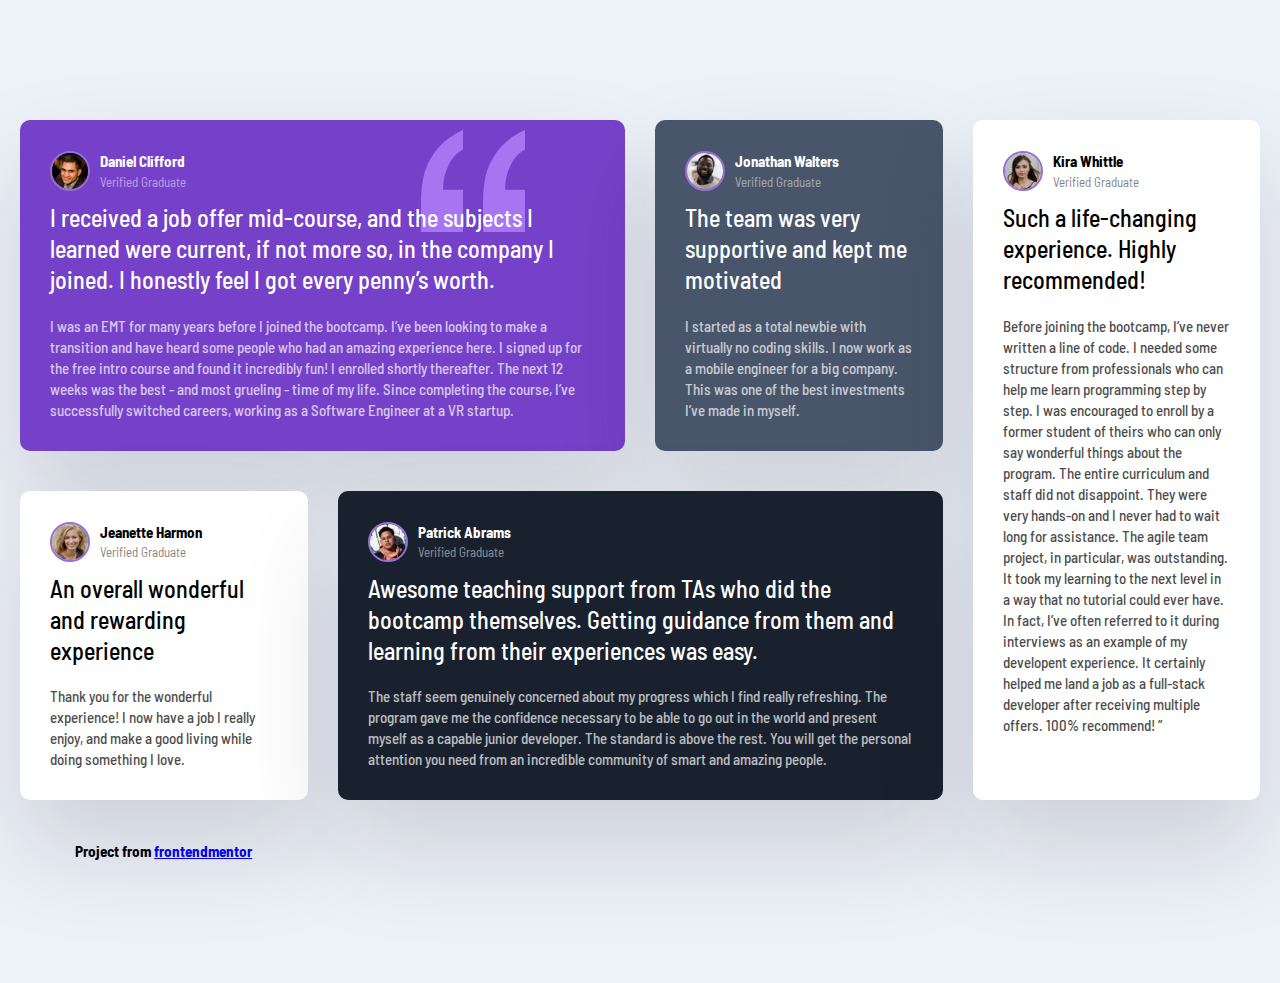
<file: index.html>
<!DOCTYPE html>
<html lang="en">
<head>
    <meta charset="UTF-8">
    <meta http-equiv="X-UA-Compatible" content="IE=edge">
    <meta name="viewport" content="width=device-width, initial-scale=1.0">
    <title>Testimonials</title>
    <link rel="stylesheet" href="style.css">
</head>
<body>
    <div class="Testimonials">
    <div class="cards cards-bg-purple">
    <header class="card-header">
        <img src="images/image-daniel.jpg" class="card-img" alt="">
        <div>
            <h3>Daniel Clifford</h3>
            <p>Verified Graduate</p>
        </div>
    </header>
    <div class="card_lead">
        <p>I received a job offer mid-course, and the subjects I learned were current, if not more so, in the company I joined. I honestly feel I got every penny’s worth. </p>
    </div>
    <div class="card_quotes">
        <p>I was an EMT for many years before I joined the bootcamp. I’ve been looking to make a transition and have heard some people who had an amazing experience here. I signed up for the free intro course and found it incredibly fun! I enrolled shortly thereafter. The next 12 weeks was the best - and most grueling - time of my life. Since completing the course, I’ve successfully switched careers, working as a Software Engineer at a VR startup.</p>
    </div>
</div>

    <!--cards 2 -->
       <div class="cards cards-bg-gray-blue">
        <header class="card-header">

        <img src="images/image-jonathan.jpg" class="card-img" alt="">
        <div>
            <h3>Jonathan Walters </h3>
            <p>Verified Graduate</p>
        </div>
    </header>
    <div class="card_lead">
        <p>The team was very supportive and kept me motivated </p>
    </div>
    <div class="card_quotes">
        <p> I started as a total newbie with virtually no coding skills. I now work as a mobile engineer for a big company. This was one of the best investments I’ve made in myself.</p>
    </div>
    </div>


    <!--card 3-->

        <div class="cards cards-bg-white">
        <header class="card-header">
        <img src="images/image-jeanette.jpg" class="card-img" alt="">
        <div>
            <h3> Jeanette Harmon</h3>
            <p>Verified Graduate</p>
        </div>
    </header>
    <div class="card_lead">
        <p>An overall wonderful and rewarding experience </p>
    </div>
    <div class="card_quotes">
        <p>Thank you for the wonderful experience! I now have a job I really enjoy, and make a good living while doing something I love.</p>
    </div>
    </div>


    <!--card 4-->
        <div class="cards cards-bg-black-blue">
        <header class="card-header">
        <img src="images/image-patrick.jpg" class="card-img" alt="">
        <div>
            <h3>Patrick Abrams</h3>
            <p>Verified Graduate</p>
        </div>
    </header>
    <div class="card_lead">
        <p> Awesome teaching support from TAs who did the bootcamp themselves. Getting guidance from them and learning from their experiences was easy. </p>
    </div>
    <div class="card_quotes">
        <p>The staff seem genuinely concerned about my progress which I find really refreshing. The program gave me the confidence necessary to be able to go out in the world and present myself as a capable junior developer. The standard is above the rest. You will get the personal attention you need from an incredible community of smart and amazing people.</p>
    </div>
     </div>


    <!--card 5-->
        <div class="cards cards-bg-white-2">
        <header class="card-header">
        <img src="images/image-kira.jpg" class="card-img" alt="">
        <div>
            <h3>Kira Whittle</h3>
            <p>Verified Graduate</p>
        </div>
        </header>
    <div class="card_lead">
        <p>Such a life-changing experience. Highly recommended!</p>
    </div>
    <div class="card_quotes">
        <p>Before joining the bootcamp, I’ve never written a line of code. I needed some structure from professionals who can help me learn programming step by step. I was encouraged to enroll by a former student of theirs who can only say wonderful things about the program. The entire curriculum and staff did not disappoint. They were very hands-on and I never had to wait long for assistance. The agile team project, in particular, was outstanding. It took my learning to the next level in a way that no tutorial could ever have. In fact, I’ve often referred to it during interviews as an example of my developent experience. It certainly helped me land a job as a full-stack developer after receiving multiple offers. 100% recommend! ”</p>
    </div>
    </div>

    <footer>
        <h3>Project from
            <a href="https://www.frontendmentor.io/challenges/testimonials-grid-section-Nnw6J7Un7">frontendmentor</a>
        </h3>
    </footer>
</body>
</html>
</file>
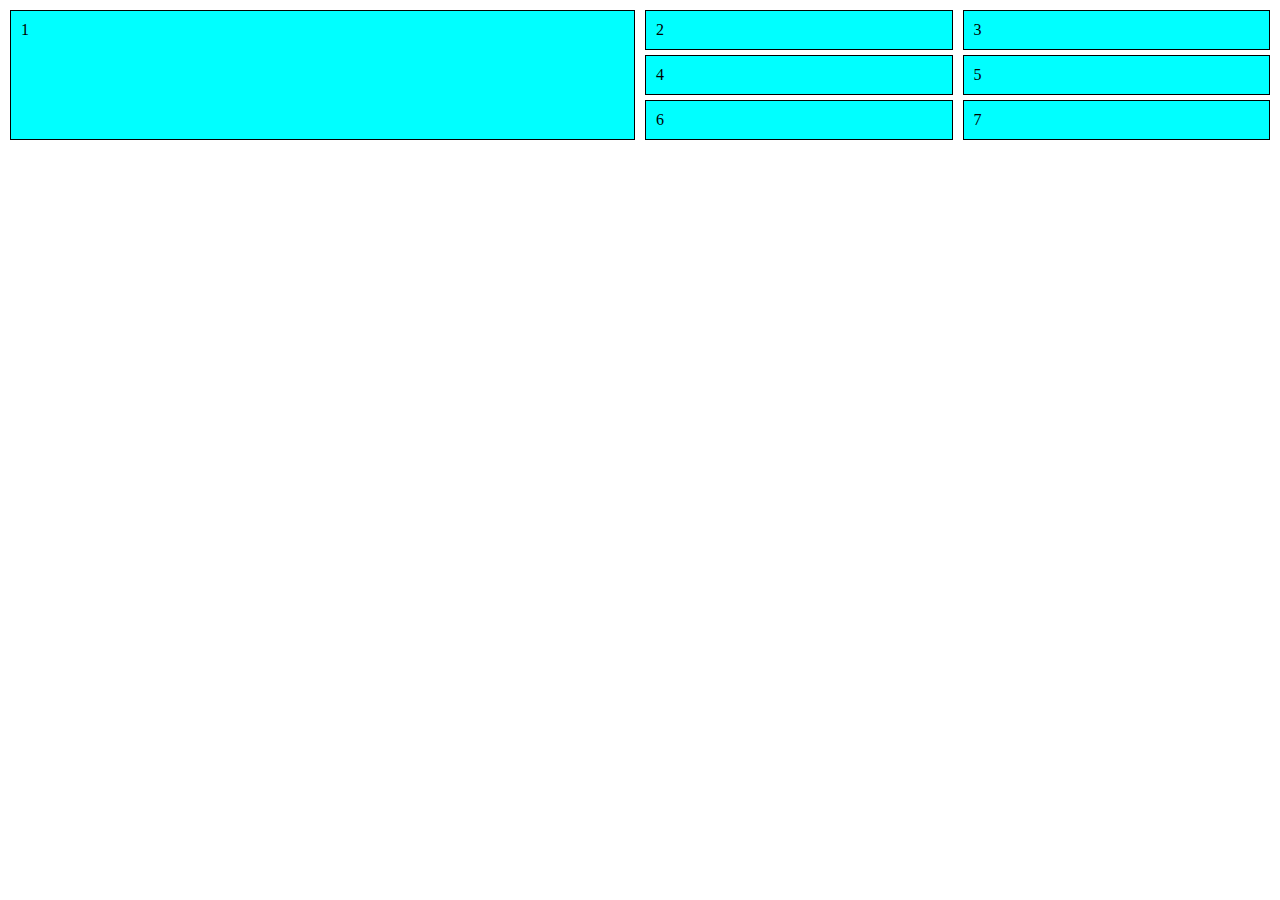
<file: css grid-layot/index.html>
<!DOCTYPE html>
<html lang="en">
<head>
  <meta charset="UTF-8">
  <meta http-equiv="X-UA-Compatible" content="IE=edge">
  <meta name="viewport" content="width=device-width, initial-scale=1.0">
  <title>grid</title>
  <link rel="stylesheet" href="index.css">
</head>
<body>
  <div class="grid-container">
    <div class="item-1">1</div>
    <div class="item-2">2</div>
    <div class="item-3">3</div>
    <div class="item-4">4</div>
    <div class="item-5">5</div>
    <div class="item-6">6</div>
    <div class="item-7">7</div>

  </div>
</body>
</html>
</file>
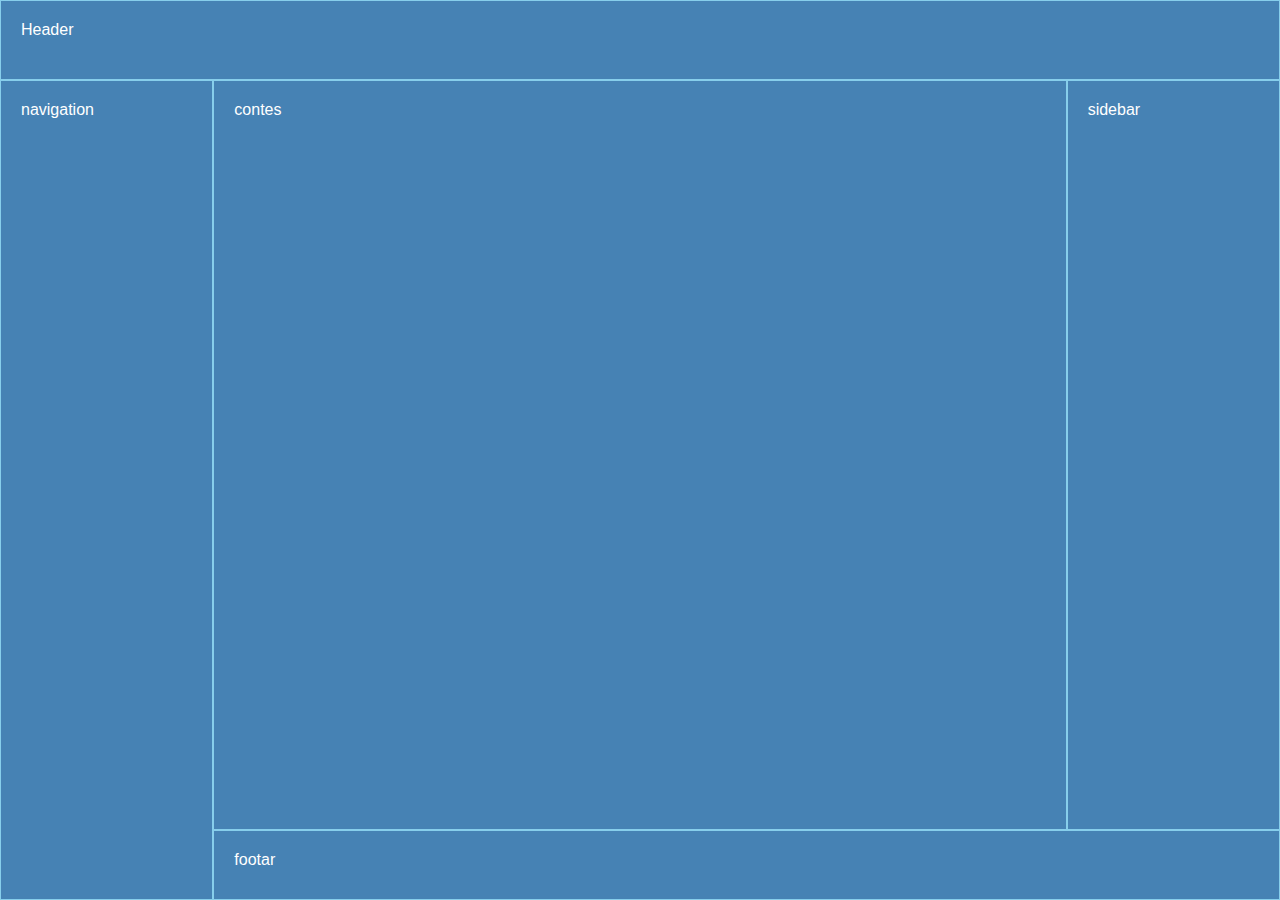
<file: css grid-layot/grid-area.html>
<!DOCTYPE html>
<html lang="en">
<head>
    <meta charset="UTF-8">
    <meta http-equiv="X-UA-Compatible" content="IE=edge">
    <meta name="viewport" content="width=device-width, initial-scale=1.0">
    <title>Grid template area</title>
    <link rel="stylesheet" href="grid-area.css">
</head>
    <header>Header</header>
    <main>contes</main>
    <nav>navigation</nav>
    <aside>sidebar</aside>
    <footer>footar</footer>
</body>
</html>
</file>
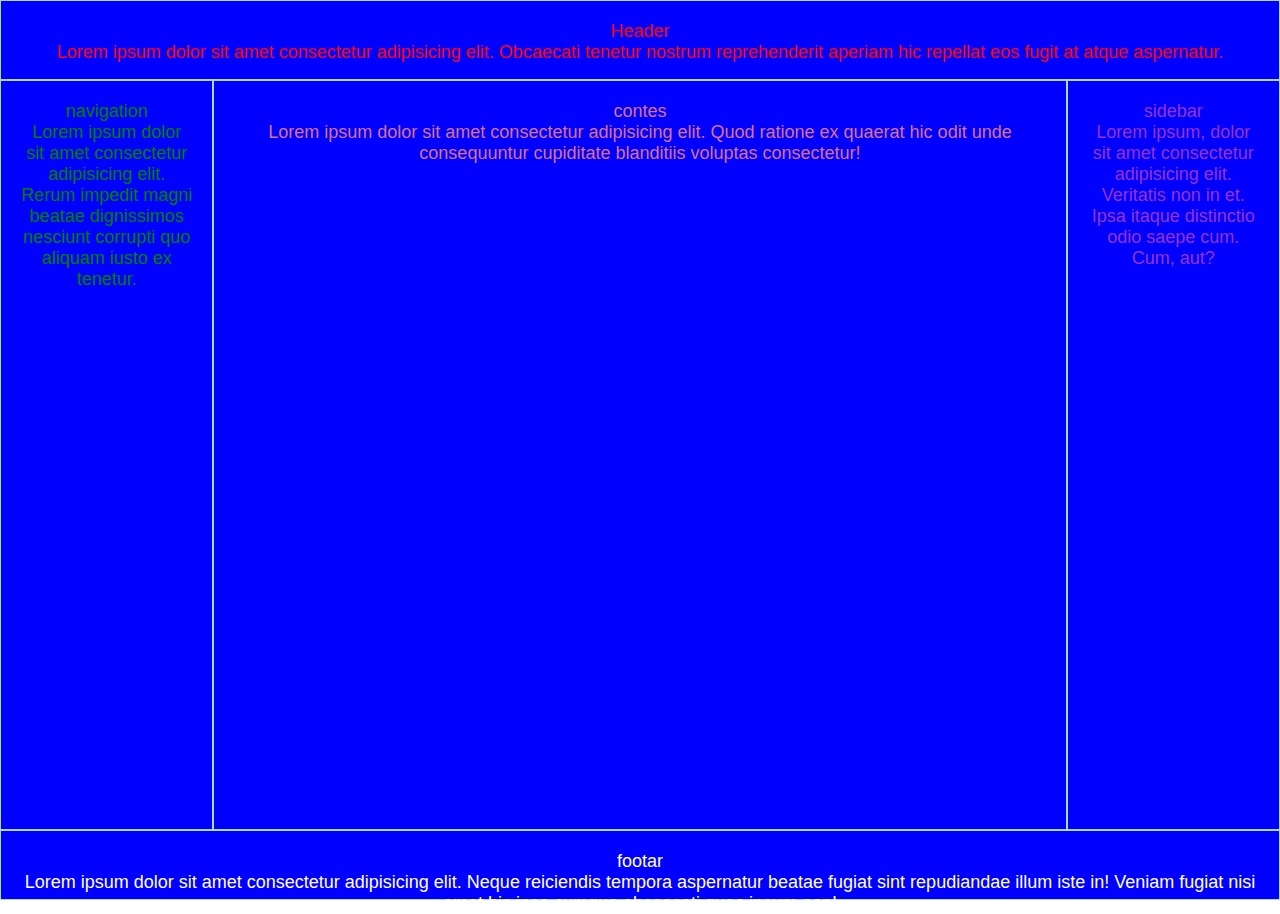
<file: css grid-layot/grid-area2.html>
<!DOCTYPE html>
<html lang="en">
<head>
    <meta charset="UTF-8">
    <meta http-equiv="X-UA-Compatible" content="IE=edge">
    <meta name="viewport" content="width=device-width, initial-scale=1.0">
    <title>grid-area</title>
    <link rel="stylesheet" href="grid-area2.css">
</head>
<body>
  <header>Header
    <p>Lorem ipsum dolor sit amet consectetur adipisicing elit. Obcaecati tenetur nostrum reprehenderit aperiam hic repellat eos fugit at atque aspernatur.</p>
  </header>
    <main>contes
      <p>Lorem ipsum dolor sit amet consectetur adipisicing elit. Quod ratione ex quaerat hic odit unde consequuntur cupiditate blanditiis voluptas consectetur!</p>
    </main>
    <nav>navigation
      <p>Lorem ipsum dolor sit amet consectetur adipisicing elit. Rerum impedit magni beatae dignissimos nesciunt corrupti quo aliquam iusto ex tenetur.</p>
    </nav>
    <aside>sidebar
      <p>Lorem ipsum, dolor sit amet consectetur adipisicing elit. Veritatis non in et. Ipsa itaque distinctio odio saepe cum. Cum, aut?</p>
    </aside>
    <footer>footar
      <p>Lorem ipsum dolor sit amet consectetur adipisicing elit. Neque reiciendis tempora aspernatur beatae fugiat sint repudiandae illum iste in! Veniam fugiat nisi amet hic ipsa cumque obcaecati quas ipsum non!</p>
    </footer>
</body>
</html>
</file>
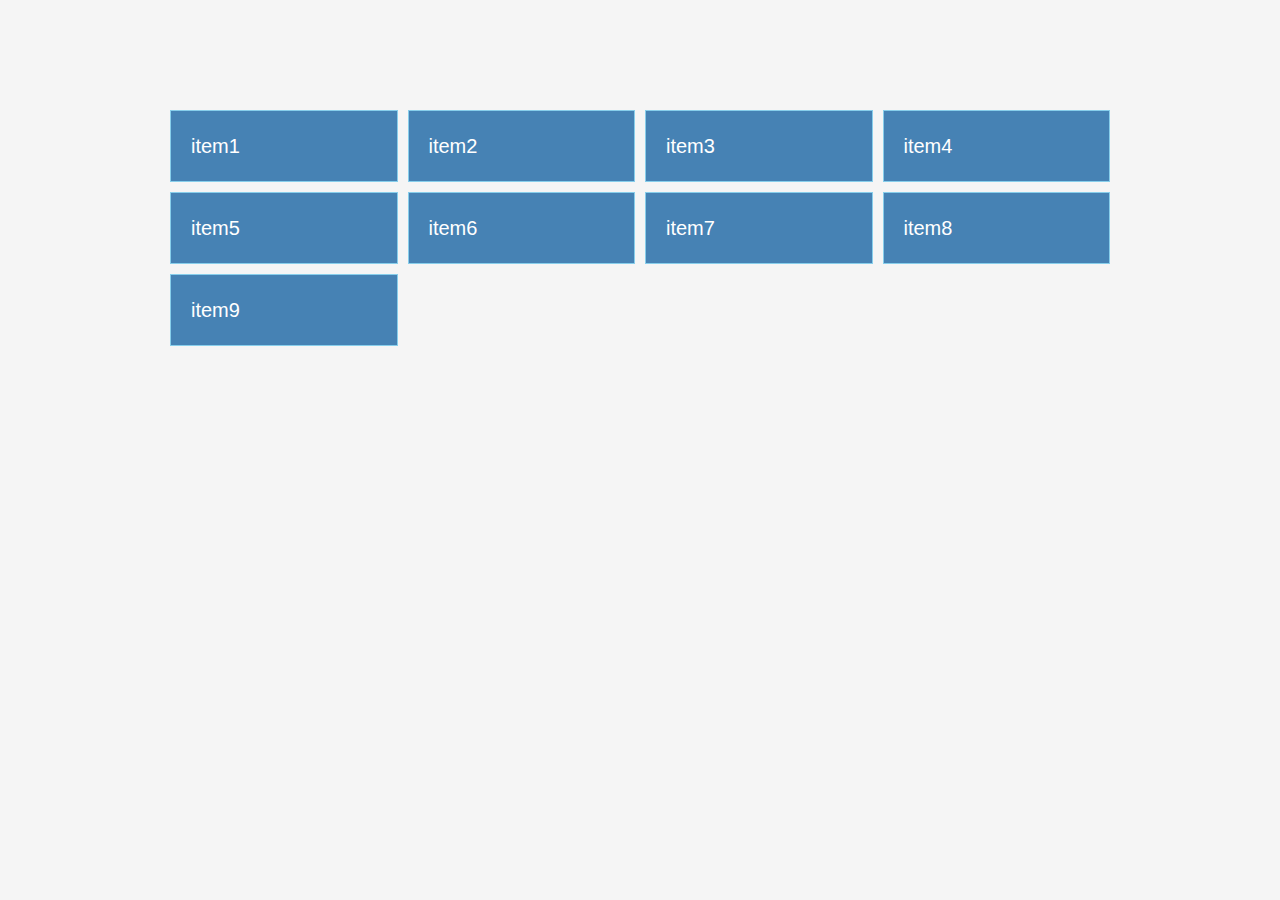
<file: css grid-layot/grid.html>
<!DOCTYPE html>
<html lang="en">
<head>
    <meta charset="UTF-8">
    <meta http-equiv="X-UA-Compatible" content="IE=edge">
    <meta name="viewport" content="width=device-width, initial-scale=1.0">
    <title>Grid projrct</title>
    <link rel="stylesheet" href="grid.css">
</head>
<body>
    <div class="container">
    <div class="item">item1</div>
    <div class="item">item2</div>
    <div class="item">item3</div>
    <div class="item">item4</div>
    <div class="item">item5</div>
    <div class="item">item6</div>
    <div class="item">item7</div>
    <div class="item">item8</div>
    <div class="item">item9</div>
</div>
</body>
</html>
</file>
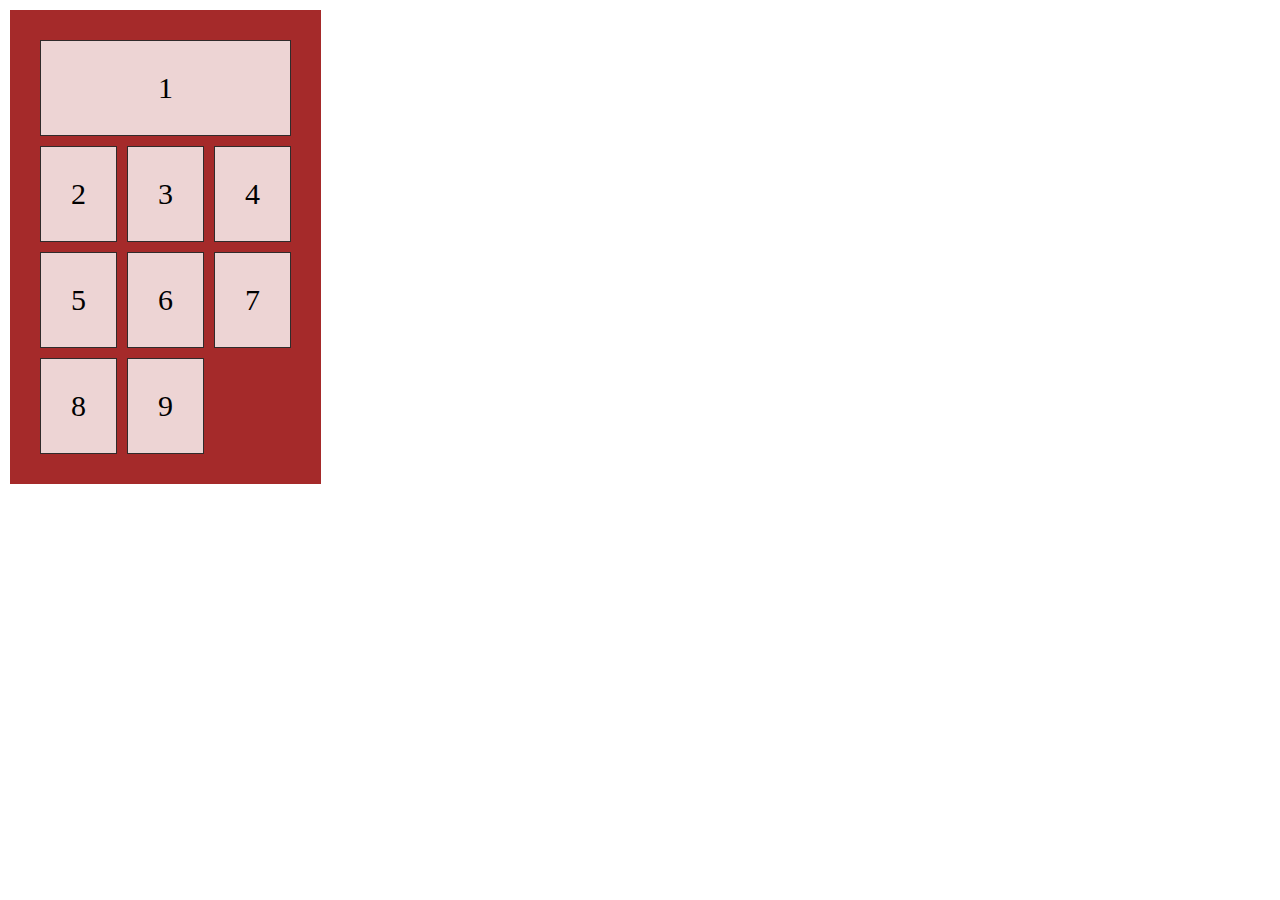
<file: css grid-layot/grid2.html>
<!DOCTYPE html>
<html lang="en">
<head>
    <meta charset="UTF-8">
    <meta http-equiv="X-UA-Compatible" content="IE=edge">
    <meta name="viewport" content="width=device-width, initial-scale=1.0">
    <title>grid template2</title>
    <link rel="stylesheet" href="grid2.css">
    <link rel="stylesheet" href="https://cdnjs.cloudflare.com/ajax/libs/font-awesome/6.4.0/css/all.min.css">
</head>
<body>

    <div class="grid-containar">
        <div class="item-1">1</div>
        <div class="item-2">2</div>
        <div class="item-3">3</div>
        <div class="item-4">4</div>
        <div class="item-5">5</div>
        <div class="item-6">6</div>
        <div class="item-7">7</div>
        <div class="item-8">8</div>
        <div class="item-9">9</div>
    </div>
</body>
</html>
</file>
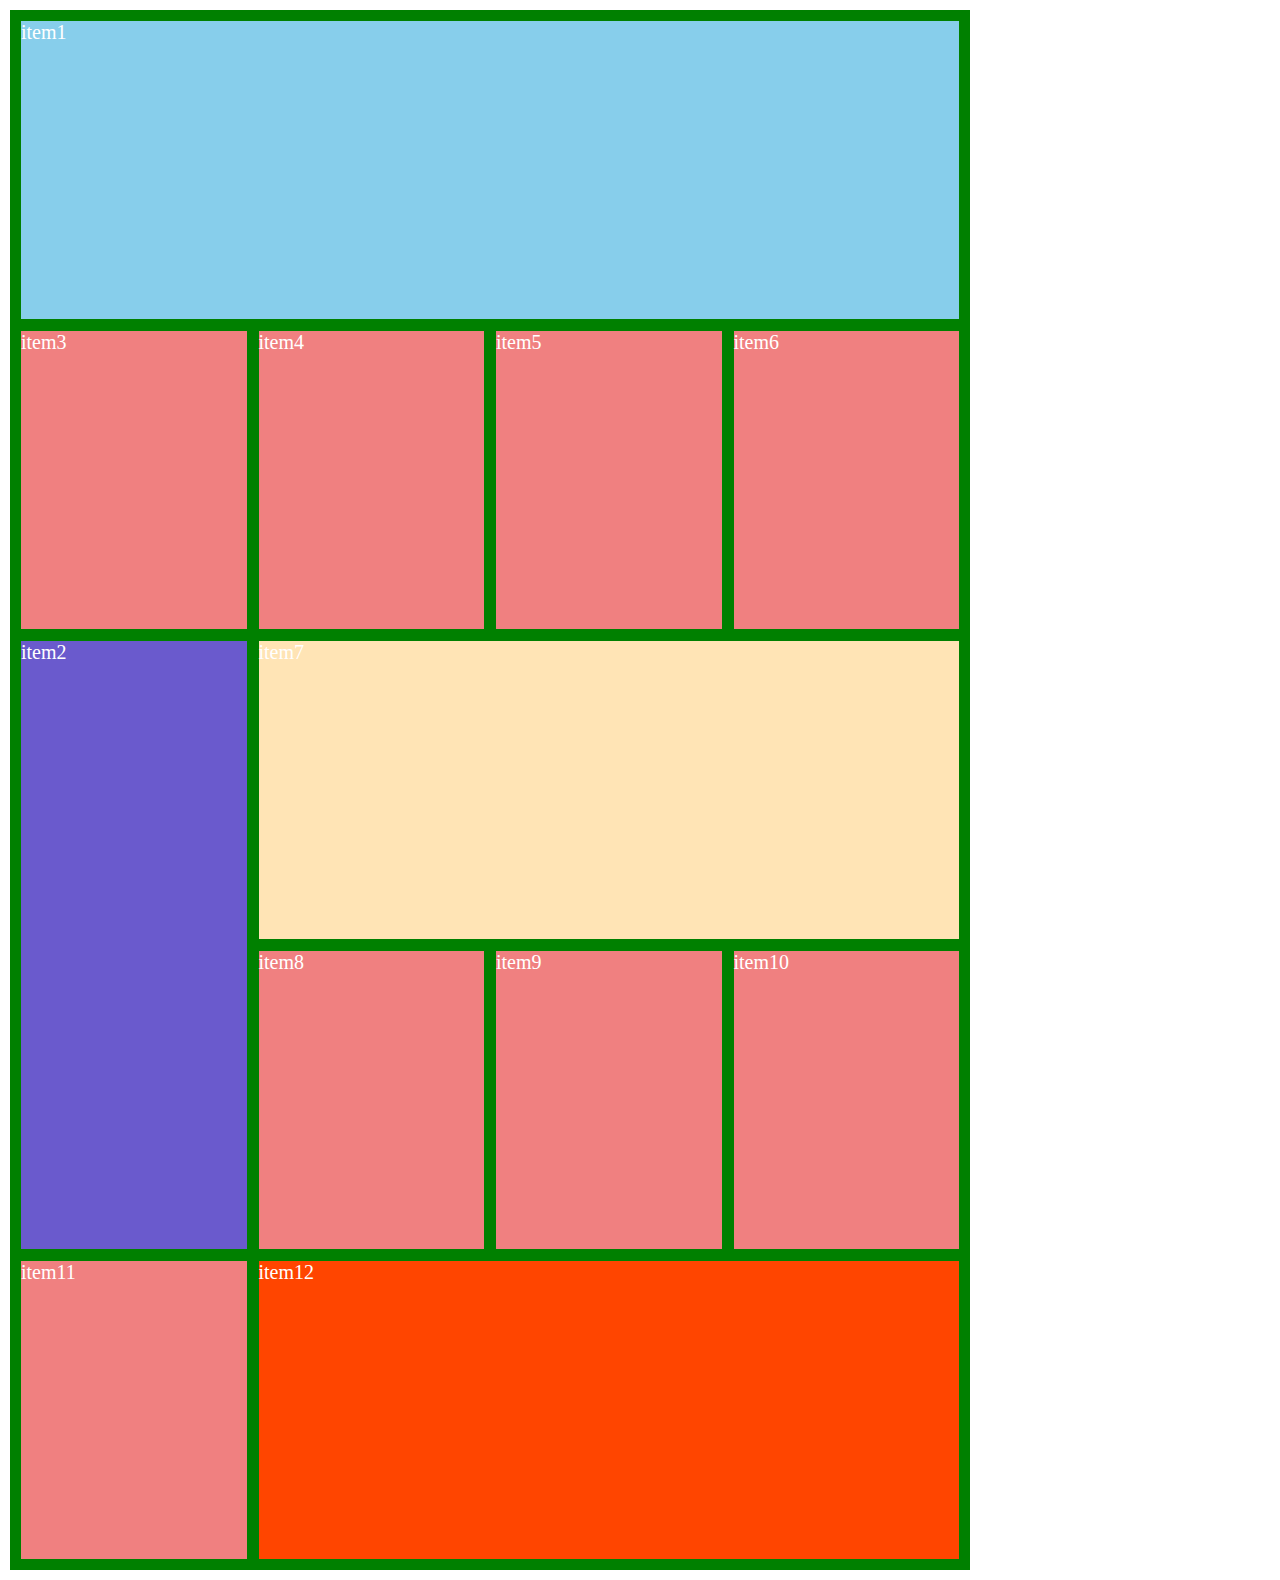
<file: css grid-layot/harhoitus-grid.html>
<!DOCTYPE html>
<html lang="en">
<head>
    <meta charset="UTF-8">
    <meta http-equiv="X-UA-Compatible" content="IE=edge">
    <meta name="viewport" content="width=device-width, initial-scale=1.0">
    <title>grid harjoitus</title>
    <link rel="stylesheet" href="harjoitus-grid.css">
</head>
<body>
    <div class="container">
        <div class="item">item1</div>
        <div class="item">item2</div>
        <div class="item">item3</div>
        <div class="item">item4</div>
        <div class="item">item5</div>
        <div class="item">item6</div>
        <div class="item">item7</div>
        <div class="item">item8</div>
        <div class="item">item9</div>
        <div class="item">item10</div>
        <div class="item">item11</div>
        <div class="item">item12</div>

    </div>
</body>
</html>
</file>
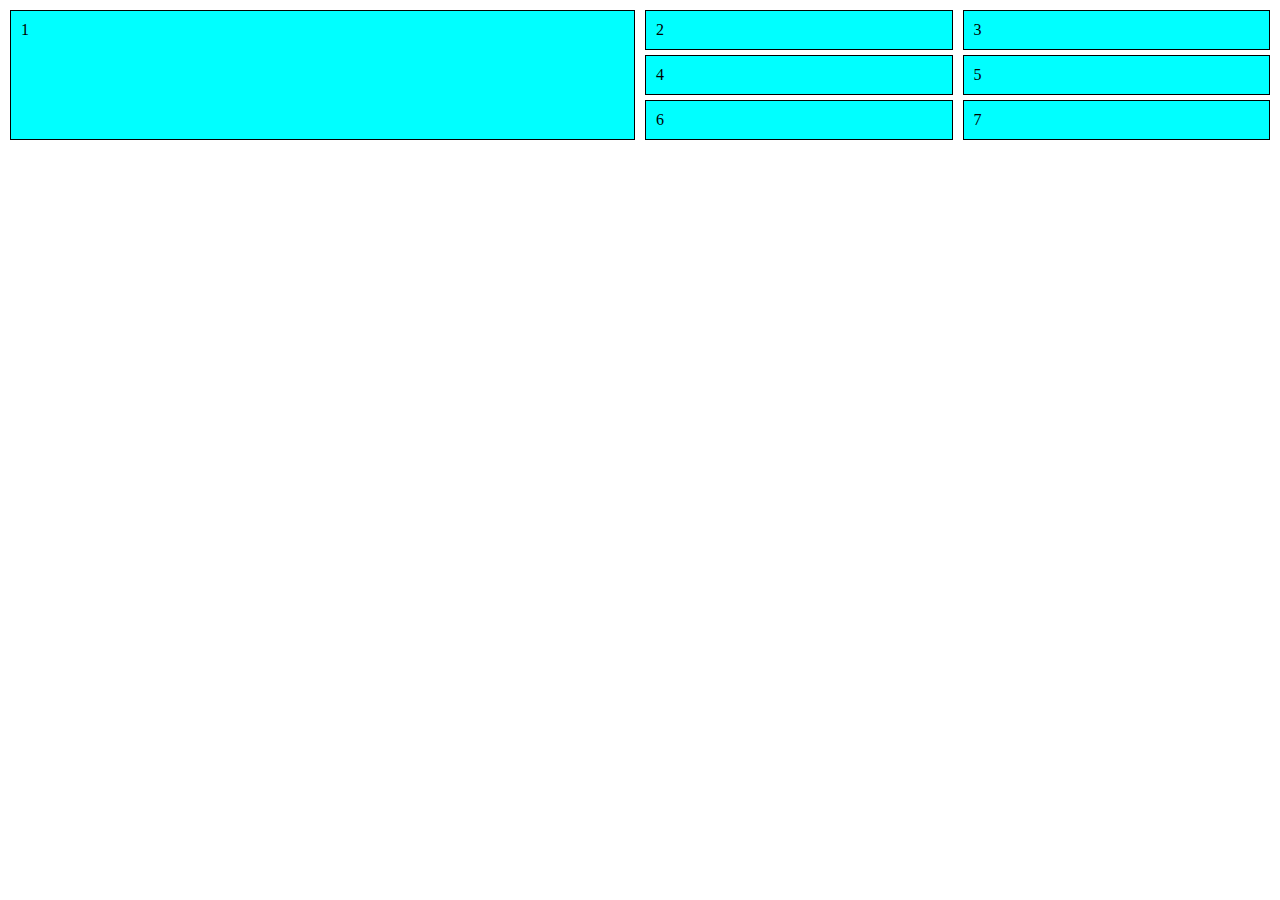
<file: css grid-layot/index2.html>
<html lang="en">
<head>
  <meta charset="UTF-8">
  <meta http-equiv="X-UA-Compatible" content="IE=edge">
  <meta name="viewport" content="width=device-width, initial-scale=1.0">
  <title>grid</title>
  <link rel="stylesheet" href="index.css">
</head>
<body>
  <div class="grid-container">
    <div class="item-1">1</div>
    <div class="item-2">2</div>
    <div class="item-3">3</div>
    <div class="item-4">4</div>
    <div class="item-5">5</div>
    <div class="item-6">6</div>
    <div class="item-7">7</div>

  </div>
</body>
</html>
</file>
<file: style.css>
@import url('https://fonts.googleapis.com/css2?family=Barlow+Semi+Condensed:ital,wght@0,100;0,200;0,300;0,400;0,500;0,600;0,700;1,600&family=Roboto:ital,wght@0,100;0,300;0,400;0,500;0,700;0,900;1,100;1,300;1,400;1,500;1,700;1,900&display=swap');
*{
    box-sizing: border-box;
    margin: 0;
    padding: 0;
}
body{
    background-color: #edf2f8;
    font-size: 13px;
     font-family: 'Barlow Semi Condensed', sans-serif;
     line-height: 1.5;

}
.Testimonials{
    max-width: 1440px;
    margin: 100px auto;
     padding: 20px;
     display: grid;
     grid-template-columns: repeat(4, 1fr);
     gap: 30px;

}
.cards{
    background-color: #fff;
    border-radius: 10px;
    padding: 30px;
    box-shadow: rgba(17, 12,46 , 0.15) 0px 48px 100px 0px;
    margin-bottom: 10px;
}

.card-header{
   display: flex; 
   margin-bottom: 10px;
   align-items: center;
}
.card-header h3{
    font-size: 15px;

}
.card-header p{
    opacity: 50%;
}
.card-img{
    width: 40px;
    height: 40px;
    border-radius: 50%;
    border: 2px solid #996ed5;
    margin-right: 10px;
}
.card_lead{
    font-size: 1.5rem;
    font-weight: 500;
    line-height: 1.3;
    margin-bottom: 20px;
}
 .card_quotes{
    font-size: 15px;
    font-weight: 500;
    line-height: 1.4;
    opacity: 70%;
}
.cards-bg-purple{
    background-color: hsl(263,55%,52%);
    color: #ffff;
    background-image: url("images/bg-pattern-quotation.svg");
    background-repeat: no-repeat;
    background-position: top 10px right 100px;
}
.cards-bg-gray-blue{
    background-color: hsl(217,19%,35%);
    color: #fff;
}
.cards-bg-black-blue{
    background-color: hsl(219,29%,14%);
    color: #fff;
}
footer{
    text-align: center;
}
.cards:nth-child(1){
    grid-column: 1/3;
}
.cards:nth-child(4){
    grid-column: 2/4;
    grid-row: 2;
}
.cards:nth-child(5){
    grid-column: 4;
     grid-row: 1/3
}
@media(max-width: 768px){
    .Testimonials{
        grid-template-columns: 1fr;
        width: 100%;
    }
    .cards:nth-child(1){
        grid-column: 1;
    }
    .cards:nth-child(4){
        grid-column: 1;
        grid-row: 4;
    }
    .cards:nth-child(5){
        grid-column: 1;
         grid-row: 5
    }

}
</file>
<file: css grid-layot/index.css>
*{
    padding: 0;
    margin: 0;
    box-sizing: border-box;
}
.grid-container{
  display: grid;
  grid-template-columns:repeat(4,1fr) ;
  /*grid-template-rows: auto auto;*/
  /*column-gap: 10px;
  row-gap: 40px;*/
  gap: 5px 10px;
  padding: 10px;
  /*justify-content: center;*/


}
.grid-container div{
  background-color: aqua;
  border: 1px solid black;
  /*width: 100px;*/
  /*height: 100px;*/
  padding: 10px;
}
.item-1{
  /*grid-column-start: 1;
  grid-column-end: 3;*/
  /*grid-column: 1 span 3;*/
  /*waxaa u dhigmo lamadaan colmun iyo row kan*/
  grid-column: 1/3;
  grid-row: 1/4;
  /*grid-row-start: 1;
  grid-row-end: 4;*/
}
</file>
<file: css grid-layot/grid-area.css>
*{
    box-sizing: border-box;
    margin: 0;
    padding: 0;
}
body{
    font-family: Arial, Helvetica, sans-serif;
    font-size: 16px;
    height: 100vh;
    display: grid;
    grid-template-areas: 
     'header header header'
     'nav contes sidebar'
     'nav footar footar';
     grid-template-columns: 1fr 4fr 1fr;
     grid-template-rows: 80px 1fr 70px;
}
header,
main,
aside,
footer,
nav{
    background-color: steelblue;
    color: white;
    padding: 20px;
    border: 1px solid skyblue;
}
header{
    grid-area: header;
}
nav{
    grid-area: nav;
}
main{
    grid-area: contes;
}
aside{
    grid-area: sidebar;
}
footer{
    grid-area: footar;
}
</file>
<file: css grid-layot/grid-area2.css>
*{
    box-sizing: border-box;
    margin: 0;
    padding: 0;
}
body{
    font-family: Arial, Helvetica, sans-serif;
    font-size: 18px;
    color: white;
    height: 100vh;
    display: grid;
    grid-template-areas: 
    'header header header'
     'nav content sidebar'
     ' footer footer footer'
    ;
     grid-template-columns: 1fr 4fr 1fr;
     grid-template-rows: 80px 1fr 70px;
}
header,
nav,
main,
aside,
footer{
    text-align: center;
    justify-content: center;
    background-color: blue;
    padding: 20px;
    border: 1px solid lightblue;
}

header{
    grid-area: header;
    color: red;
}
nav{
    grid-area: nav;
    color: green;
}
main{
    grid-area: content;
    color: palevioletred;
}
aside{
    grid-area: sidebar;
    color: darkorchid;
}
footer{
  grid-area: footer;
  colo
}
</file>
<file: css grid-layot/grid.css>
*{
    box-sizing: border-box;
    margin: 0;
    padding: 0;
}
body{
    font-family: Arial, Helvetica, sans-serif;
    font-size: 18px;
    line-height: 1.5;
    color: #333;
    background-color: #f5f5f5;
}
.container{
    max-width: 960px;
    margin: 100px auto;
    padding: 10px;
    display: grid;
   display: grid;
   /* grid-template-columns: repeat(3, 1fr); */
   grid-template-columns: repeat(auto-fill, minmax(200px, 1fr));
   gap: 10px;
   /* align-items:end;
   justify-content: center; */
   /* column-gap: 10px;
   row-gap: 10px; */

   /* grid-auto-rows: minmax(100px , auto); */
}
.item{
    background-color: steelblue;
    color: #fff;
    font-size: 20px;
    padding: 20px;
    border: 1px solid skyblue;

}

/* .item:nth-child(1){
    background-color: black;
    grid-column: 1 / 3;
}
.item:nth-child(3){
    background-color: black;
    grid-row: 2 / 4;
    

} 
 .item:nth-child(4){
    background-color: black;
    grid-row: 2 / 4;
    

}    */

@media (max-width: 500px){
    .container{
        grid-template-columns: 1fr;
    }
}
</file>
<file: css grid-layot/grid2.css>
*{
    padding: 0;
    margin: 0;
    box-sizing: border-box;
}
body{
   
    padding: 10px;
    font-size: 20px;
}
.grid-containar{
    display: inline-grid;
    grid-template-columns: auto auto auto;
    background-color: brown;
    padding: 30px;
    gap: 10px;

}
.grid-containar > div{
    background-color: rgba(255, 255, 255, 0.8);
    border: 1px solid rgba(0, 0, 0, 0.8);
    font-size: 30px;
    padding: 30px;
    text-align: center;
}
.item-1{
    grid-column-start: 1;
    grid-column-end: 4;
}
</file>
<file: css grid-layot/harjoitus-grid.css>
*{
    margin: 0;
    padding: 0;
    box-sizing: border-box;
}
.container{
    background-color: green;
     width: 960px; 
    display: grid;
    grid-template-columns: repeat(4, 1fr);
    margin: 10px;
    padding: 10px;
    color: white;
    gap: 10px;
}
.item{
    height: 300px;
    background-color: lightcoral;
    font-size: 20px;
    border: 1px solid green;
}
.item:nth-child(1){
    background-color: skyblue;
    grid-column: 1/5;
    /* grid-row: 1/5; */

}
.item:nth-child(2){
    height: auto;
    background-color: slateblue;
    grid-row: 3/5;

}
.item:nth-child(7){
    background-color: moccasin;
    grid-column: 2/5;

}
.item:nth-child(12){
    background-color:orangered;
    /* grid-row: 4/7; */
    grid-column: -4/-1;


}
</file>
